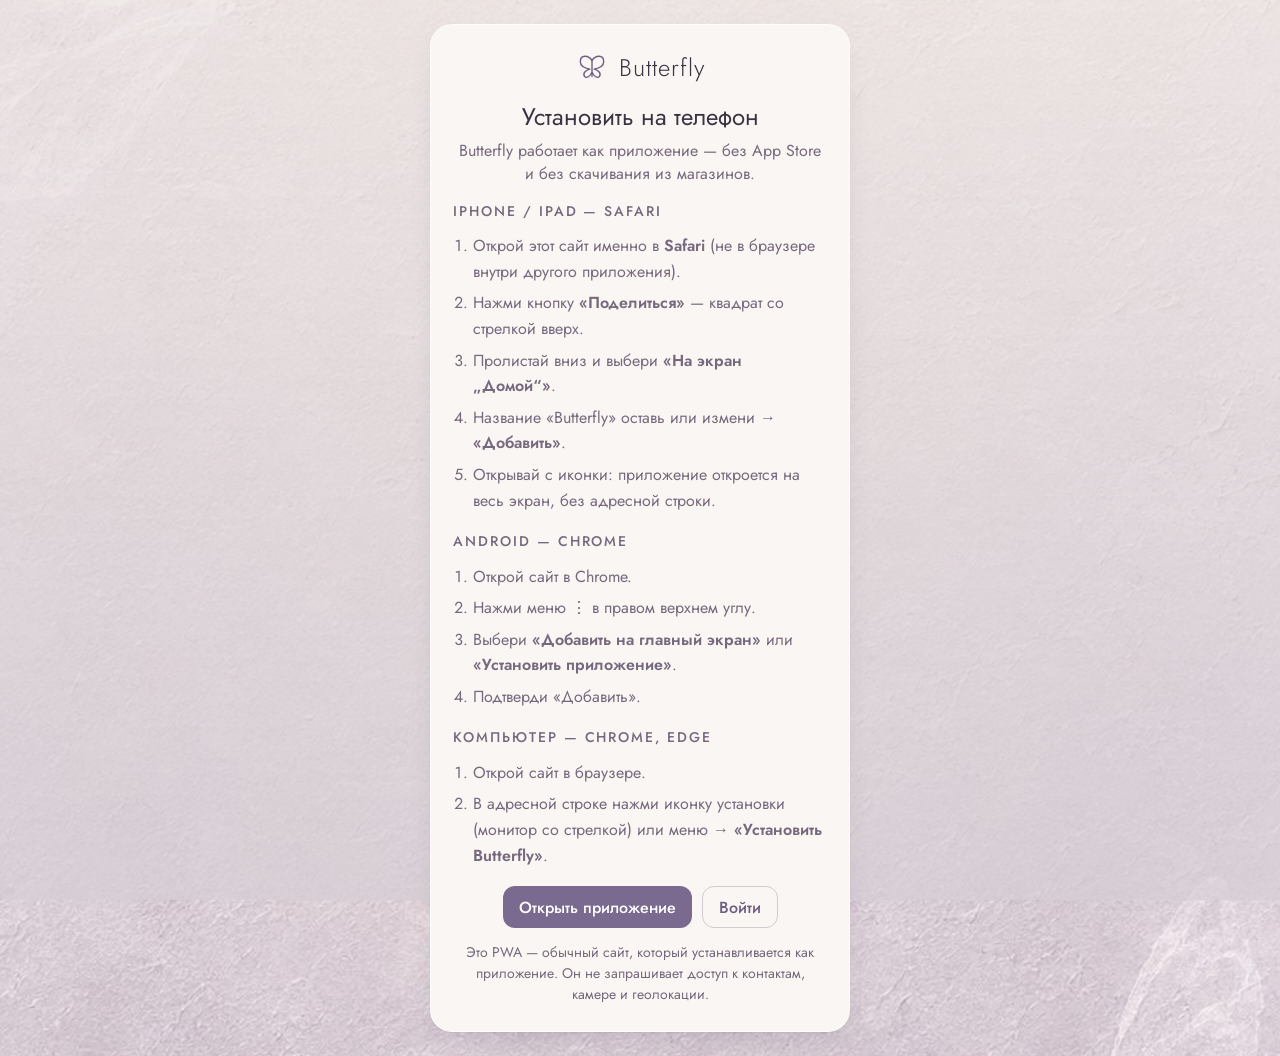
<file: public/install.html>
<!doctype html>
<html lang="ru">
<head>
<meta charset="utf-8">
<meta name="viewport" content="width=device-width, initial-scale=1, viewport-fit=cover">
<title>Установка — Butterfly</title>
<meta name="theme-color" content="#e6dfe3">
<link rel="manifest" href="manifest.webmanifest">
<link rel="icon" href="icons/favicon-32.png" sizes="32x32" type="image/png">
<link rel="apple-touch-icon" href="icons/apple-touch-icon-180.png">
<meta name="apple-mobile-web-app-capable" content="yes">
<meta name="apple-mobile-web-app-status-bar-style" content="default">
<meta name="apple-mobile-web-app-title" content="Butterfly">
<link rel="stylesheet" href="style.css">
<link rel="stylesheet" href="pilot.css">
<script src="config.js"></script>
</head>
<body class="auth-page">
<main class="auth-card" id="main">
  <div class="auth-brand">
    <svg class="brand-mark" viewBox="0 0 32 32" aria-hidden="true"><path d="M16 9c-3-5-11-6-11 1 0 4 4 6 9 7-4 1-7 4-5 7 2 2 5 0 7-4 2 4 5 6 7 4 2-3-1-6-5-7 5-1 9-3 9-7 0-7-8-6-11-1z"/><path d="M16 9v15"/></svg>
    <span class="brand-name">Butterfly</span>
  </div>
  <h1 class="auth-title">Установить на телефон</h1>
  <p class="auth-sub">Butterfly работает как приложение — без App Store и без скачивания из магазинов.</p>

  <h2 class="label">iPhone / iPad — Safari</h2>
  <ol class="install-list">
    <li>Открой этот сайт именно в <b>Safari</b> (не в браузере внутри другого приложения).</li>
    <li>Нажми кнопку <b>«Поделиться»</b> — квадрат со стрелкой вверх.</li>
    <li>Пролистай вниз и выбери <b>«На экран „Домой“»</b>.</li>
    <li>Название «Butterfly» оставь или измени → <b>«Добавить»</b>.</li>
    <li>Открывай с иконки: приложение откроется на весь экран, без адресной строки.</li>
  </ol>

  <h2 class="label" style="margin-top:18px">Android — Chrome</h2>
  <ol class="install-list">
    <li>Открой сайт в Chrome.</li>
    <li>Нажми меню ⋮ в правом верхнем углу.</li>
    <li>Выбери <b>«Добавить на главный экран»</b> или <b>«Установить приложение»</b>.</li>
    <li>Подтверди «Добавить».</li>
  </ol>

  <h2 class="label" style="margin-top:18px">Компьютер — Chrome, Edge</h2>
  <ol class="install-list">
    <li>Открой сайт в браузере.</li>
    <li>В адресной строке нажми иконку установки (монитор со стрелкой) или меню → <b>«Установить Butterfly»</b>.</li>
  </ol>

  <div class="install-actions">
    <a class="btn" href="/">Открыть приложение</a>
    <a class="btn ghost" href="/login.html">Войти</a>
  </div>

  <p class="auth-hint">Это PWA — обычный сайт, который устанавливается как приложение. Он не запрашивает доступ к контактам, камере и геолокации.</p>
</main>
</body>
</html>
</file>
<file: public/style.css>
:root{
  --text-xs:clamp(0.75rem,0.7rem + 0.25vw,0.875rem);
  --text-sm:clamp(0.875rem,0.8rem + 0.35vw,1rem);
  --text-base:clamp(1rem,0.95rem + 0.25vw,1.125rem);
  --text-lg:clamp(1.125rem,1rem + 0.75vw,1.5rem);
  --text-xl:clamp(1.6rem,1.2rem + 1.5vw,2.5rem);

  --frame:#d6ced5;
  --bg:#e6dfe3;
  --cream:#f8f4f1;
  --card:rgba(250,246,243,.86);
  --card-solid:#faf6f3;
  --line:rgba(110,90,120,.16);
  --line-2:rgba(110,90,120,.28);
  --ink:#3b3242;
  --muted:#76697d;
  --faint:#a698a9;
  --violet:#8a7a9c;
  --violet-d:#6d5d82;
  --violet-soft:#e9e2ee;
  --rose:#b88894;
  --rose-soft:#f1e3e5;
  --exam:#6d5d82;
  --shadow:0 1px 2px rgba(70,50,80,.06),0 14px 34px -18px rgba(70,50,80,.28);
  --r:16px;
  --font:'Jost','Helvetica Neue',Arial,sans-serif;
}
*{box-sizing:border-box;margin:0;padding:0}
html,body{min-height:100%}
body{font-family:var(--font);font-size:var(--text-base);color:var(--ink);background:var(--frame) url("assets/paper.jpg") center/cover fixed;-webkit-font-smoothing:antialiased;line-height:1.45}
body::before{content:"";position:fixed;inset:0;background:linear-gradient(180deg,rgba(230,223,227,.55),rgba(214,206,213,.7));pointer-events:none;z-index:-1}
button,input,select,textarea{font:inherit;color:inherit}
button{cursor:pointer;background:none;border:0}
svg{width:20px;height:20px;fill:none;stroke:currentColor;stroke-width:1.6;stroke-linecap:round;stroke-linejoin:round;flex:none}
:focus-visible{outline:2px solid var(--violet-d);outline-offset:2px;border-radius:8px}
[hidden]{display:none !important}

.app{display:grid;grid-template-columns:236px 1fr;min-height:100vh}

/* ---------- side ---------- */
.side{position:sticky;top:0;height:100vh;display:flex;flex-direction:column;gap:26px;padding:28px 16px;background:rgba(248,244,241,.6);backdrop-filter:blur(14px);-webkit-backdrop-filter:blur(14px);border-right:1px solid var(--line)}
.brand{display:flex;align-items:center;gap:10px;padding:0 10px}
.brand-mark{width:28px;height:28px;color:var(--violet-d);stroke-width:1.3}
.brand-name{font-size:1.4rem;font-weight:300;letter-spacing:.04em}
.nav{display:flex;flex-direction:column;gap:2px}
.nav-btn{display:flex;align-items:center;gap:12px;padding:10px 12px;border-radius:11px;font-size:var(--text-sm);font-weight:400;color:var(--muted);transition:background .2s,color .2s;position:relative}
.nav-btn:hover{background:rgba(138,122,156,.1);color:var(--ink)}
.nav-btn.active{background:var(--violet);color:#fff;box-shadow:0 8px 18px -10px rgba(109,93,130,.8)}
.badge{margin-left:auto;font-style:normal;font-size:var(--text-xs);min-width:22px;height:22px;padding:0 6px;border-radius:11px;background:var(--rose);color:#fff;display:grid;place-items:center;font-weight:500}
.nav-btn.active .badge{background:rgba(255,255,255,.28)}
.mini-timer{display:flex;align-items:center;gap:10px;padding:12px;border-radius:12px;background:var(--violet-soft);font-variant-numeric:tabular-nums;font-weight:500;font-size:var(--text-sm)}
.mini-dot{width:8px;height:8px;border-radius:50%;background:var(--violet-d);animation:pulse 1.6s infinite}
.mini-timer.rest .mini-dot{background:var(--rose)}
.mini-label{margin-left:auto;color:var(--muted);font-size:var(--text-xs);white-space:nowrap;overflow:hidden;text-overflow:ellipsis;max-width:90px}
@keyframes pulse{50%{opacity:.3}}
.side-foot{margin-top:auto;display:flex;flex-direction:column;gap:2px}
.save-state{font-size:var(--text-xs);color:var(--faint);padding:0 12px 6px}
.save-state.warn{color:var(--rose)}
.ghost-btn{display:flex;align-items:center;gap:10px;padding:8px 12px;border-radius:8px;font-size:var(--text-xs);color:var(--muted);cursor:pointer}
.ghost-btn svg{width:17px;height:17px}
.ghost-btn:hover{background:rgba(138,122,156,.1);color:var(--ink)}
.user-text{display:flex;flex-direction:column;line-height:1.15;min-width:0;text-align:left}
.user-text b{font-weight:500;color:var(--ink);overflow:hidden;text-overflow:ellipsis;white-space:nowrap}
.user-text small{font-size:.62rem;color:var(--faint);overflow:hidden;text-overflow:ellipsis;white-space:nowrap}
#logoutTop{color:var(--rose)}

/* ---------- main ---------- */
.main{padding:28px clamp(16px,3.4vw,48px) 60px;max-width:1320px;width:100%;min-width:0}
.view{display:none}
.view.active{display:block;animation:in .35s ease}
@keyframes in{from{opacity:0;transform:translateY(6px)}}

.hero{position:relative;border-radius:20px;overflow:hidden;min-height:220px;display:flex;align-items:flex-end;justify-content:space-between;gap:16px;padding:28px 32px;box-shadow:var(--shadow);margin-bottom:18px;flex-wrap:wrap}
.hero-img,.band-img{position:absolute;inset:0;width:100%;height:100%;object-fit:cover;z-index:0}
.hero-inner,.band-inner,.hero-nav{position:relative;z-index:1}
.hero-eyebrow{font-size:var(--text-xs);letter-spacing:.2em;text-transform:uppercase;color:rgba(255,255,255,.92);font-weight:500;text-shadow:0 1px 8px rgba(70,40,70,.35)}
.hero-title{font-weight:300;font-size:clamp(2.4rem,1.6rem + 3vw,4rem);line-height:1.05;color:#fff;letter-spacing:.01em;text-shadow:0 2px 18px rgba(70,40,70,.35)}
.hero-sub{color:rgba(255,255,255,.95);font-size:var(--text-sm);margin-top:6px;text-shadow:0 1px 8px rgba(70,40,70,.4)}
.hero-nav{display:flex;gap:6px}
.glass-btn{height:40px;padding:0 16px;border-radius:12px;background:rgba(255,255,255,.32);backdrop-filter:blur(8px);-webkit-backdrop-filter:blur(8px);border:1px solid rgba(255,255,255,.5);color:var(--ink);font-size:var(--text-sm);font-weight:500;display:grid;place-items:center;transition:background .2s}
.glass-btn.icon{width:40px;padding:0}
.glass-btn:hover{background:rgba(255,255,255,.55)}
.band{position:relative;border-radius:20px;overflow:hidden;min-height:150px;display:flex;align-items:flex-end;justify-content:space-between;gap:16px;padding:24px 32px;box-shadow:var(--shadow);margin-bottom:20px;flex-wrap:wrap}
.band .eyebrow{color:var(--muted)}
.band .title{color:var(--ink)}

.view-head{display:flex;align-items:flex-end;justify-content:space-between;gap:16px;margin-bottom:20px;flex-wrap:wrap}
.eyebrow{font-size:var(--text-xs);font-weight:500;text-transform:uppercase;letter-spacing:.18em;color:var(--muted)}
.title{font-weight:300;font-size:var(--text-xl);letter-spacing:.01em;line-height:1.1}
.h2{font-weight:400;font-size:var(--text-lg);letter-spacing:.01em}
.label{font-size:var(--text-xs);font-weight:500;text-transform:uppercase;letter-spacing:.14em;color:var(--muted);margin-bottom:12px}
.muted-sm{font-size:var(--text-xs);color:var(--faint)}
.head-actions{display:flex;gap:6px;align-items:center}
.icon-btn{width:40px;height:40px;display:grid;place-items:center;border-radius:12px;border:1px solid var(--line-2);background:var(--card);color:var(--muted);transition:.2s}
.icon-btn:hover{color:var(--ink);background:var(--card-solid)}
.icon-btn.lg{width:52px;height:52px;border-radius:50%}
.pill-btn{height:40px;padding:0 16px;border-radius:12px;border:1px solid var(--line-2);background:var(--card);font-size:var(--text-sm)}
.pill-btn:hover{background:var(--card-solid)}
.pill-btn[aria-expanded=true]{background:var(--violet);color:#fff;border-color:transparent}
.btn{height:42px;min-width:42px;padding:0 16px;border-radius:12px;background:var(--violet);color:#fff;font-size:var(--text-sm);font-weight:500;display:inline-flex;align-items:center;justify-content:center;gap:6px;white-space:nowrap;transition:background .2s}
.btn:hover{background:var(--violet-d)}
.btn svg{width:18px;height:18px}
.btn.wide{width:100%}
.btn.ghost{background:transparent;color:var(--violet-d);border:1px solid var(--line-2)}
.btn.ghost:hover{background:var(--violet-soft)}
.link{color:var(--violet-d);font-size:var(--text-sm);font-weight:500}
.link:hover{text-decoration:underline}
.link.light{color:#fff;margin-top:14px}

.card{background:var(--card);backdrop-filter:blur(10px);-webkit-backdrop-filter:blur(10px);border:1px solid rgba(255,255,255,.6);border-radius:var(--r);padding:20px;box-shadow:var(--shadow);min-width:0}
.card-head{display:flex;align-items:center;justify-content:space-between;gap:10px;margin-bottom:14px}
.card-head .label{margin:0}
.card.violet{background:linear-gradient(150deg,#8f7fa2,#76668b);color:#fff;border-color:transparent}
.card.violet .label{color:rgba(255,255,255,.8)}

/* ---------- debug ---------- */
.debug-simple{max-width:760px}
.debug-textarea{width:100%;min-height:220px}
.debug-actions{display:flex;gap:8px;flex-wrap:wrap;margin-top:12px}
.debug-policy{margin-top:16px}
.debug-rules{margin:8px 0 0;padding-left:18px;color:var(--muted);font-size:var(--text-sm);line-height:1.6}

.in{height:42px;padding:0 12px;border-radius:11px;border:1px solid var(--line-2);background:rgba(255,255,255,.65);font-size:var(--text-sm);min-width:0;transition:border-color .2s,box-shadow .2s}
.in:focus{outline:none;border-color:var(--violet);box-shadow:0 0 0 3px rgba(138,122,156,.18)}
.in::placeholder{color:var(--faint)}
select.in{padding-right:30px;appearance:none;background-image:url("data:image/svg+xml,%3Csvg xmlns='http://www.w3.org/2000/svg' viewBox='0 0 24 24' fill='none' stroke='%2376697d' stroke-width='1.8'%3E%3Cpath d='M7 10l5 5 5-5'/%3E%3C/svg%3E");background-repeat:no-repeat;background-position:right 8px center;background-size:16px}
.area{height:auto;padding:10px 12px;resize:vertical;line-height:1.5}
.grow{flex:1 1 140px}
.num{width:80px;text-align:center}
.fld{display:flex;flex-direction:column;gap:6px;font-size:var(--text-xs);color:var(--muted)}
.fld>span{letter-spacing:.04em}
.fld-row{display:grid;grid-template-columns:1fr 1fr;gap:10px}
.check-fld{flex-direction:row;align-items:center;gap:10px;font-size:var(--text-sm);color:var(--ink)}
.switch{appearance:none;width:42px;height:24px;border-radius:999px;background:var(--line-2);position:relative;cursor:pointer;transition:.2s;flex:none}
.switch::after{content:"";position:absolute;top:3px;left:3px;width:18px;height:18px;border-radius:50%;background:#fff;transition:.2s;box-shadow:0 1px 2px rgba(0,0,0,.2)}
.switch:checked{background:var(--violet)}
.switch:checked::after{left:21px}

/* ---------- exam strip ---------- */
.exam-strip{display:flex;gap:12px;overflow-x:auto;padding:2px 2px 6px;margin-bottom:18px;scrollbar-width:thin}
.exam-strip:empty{display:none}
.ex-chip{flex:0 0 auto;min-width:220px;display:flex;align-items:center;gap:14px;padding:12px 16px;border-radius:14px;background:var(--exam);color:#fff;box-shadow:0 10px 22px -14px rgba(70,50,90,.9);text-align:left}
.ex-chip.imp{background:linear-gradient(135deg,#b4808e,#8a6292)}
.ex-chip.soft{background:rgba(255,255,255,.7);color:var(--ink);border:1px solid var(--line-2);box-shadow:none}
.ex-days{font-size:1.6rem;font-weight:300;line-height:1;text-align:center;min-width:42px}
.ex-days small{display:block;font-size:var(--text-xs);opacity:.8;letter-spacing:.06em}
.ex-chip b{display:block;font-weight:500;font-size:var(--text-sm)}
.ex-chip span{font-size:var(--text-xs);opacity:.85}

/* ---------- today ---------- */
.today-grid{display:grid;grid-template-columns:minmax(0,1.25fr) minmax(0,1fr) 280px;gap:18px;align-items:start}
.sched-form{display:flex;flex-wrap:wrap;gap:8px;margin-bottom:14px}
.sched-form input[type=time]{width:112px;flex:0 0 112px}
.sched-form select{flex:0 1 150px}
.timeline{list-style:none;position:relative}
.tl{display:grid;grid-template-columns:62px 14px 1fr auto;gap:10px;align-items:start;padding:8px 0;position:relative}
.tl::before{content:"";position:absolute;left:78px;top:0;bottom:0;width:1px;background:var(--line-2)}
.tl:first-child::before{top:18px}.tl:last-child::before{bottom:calc(100% - 18px)}
.tl:only-child::before{display:none}
.tl-time{font-variant-numeric:tabular-nums;font-size:var(--text-sm);font-weight:500;padding-top:6px}
.tl-time small{display:block;color:var(--faint);font-weight:400;font-size:var(--text-xs)}
.tl-dot{width:11px;height:11px;border-radius:50%;background:var(--card-solid);border:2px solid var(--c,var(--violet));margin-top:11px;position:relative;z-index:1}
.tl.now .tl-dot{background:var(--c,var(--violet));box-shadow:0 0 0 4px rgba(138,122,156,.2)}
.tl-body{padding:8px 12px;border-radius:12px;background:color-mix(in srgb,var(--c,var(--violet)) 11%,rgba(255,255,255,.6));border-left:3px solid var(--c,var(--violet));min-width:0}
.tl-body b{font-weight:500;display:block;overflow-wrap:anywhere}
.tl-body span{font-size:var(--text-xs);color:var(--muted)}
.tl.exam .tl-body{background:var(--exam);color:#fff;border-left-color:#fff}
.tl.exam .tl-body span{color:rgba(255,255,255,.85)}
.tl.gym .tl-body{background:var(--rose-soft);border-left-color:var(--rose)}
.tl-del{width:32px;height:32px;border-radius:8px;display:grid;place-items:center;color:var(--faint);margin-top:4px;opacity:.6}
.tl-del:hover{color:var(--rose);background:var(--rose-soft);opacity:1}
.tl-del svg{width:16px;height:16px}

.empty{text-align:center;padding:26px 10px;color:var(--muted);font-size:var(--text-sm)}
.empty b{display:block;font-weight:500;color:var(--ink);font-size:var(--text-base);margin-bottom:2px}

/* stacks */
.stacks{display:flex;flex-direction:column;gap:28px}
.stack{position:relative}
.stack::before,.stack::after{content:"";position:absolute;left:14px;right:14px;border-radius:var(--r);background:rgba(250,246,243,.55);border:1px solid rgba(255,255,255,.6);box-shadow:var(--shadow)}
.stack::before{bottom:-12px;left:22px;right:22px;height:40px;opacity:.55}
.stack::after{bottom:-6px;height:40px;opacity:.85}
.stack-card{position:relative;z-index:1;background:var(--card-solid);border-radius:var(--r);padding:20px;box-shadow:var(--shadow);border:1px solid rgba(255,255,255,.7)}
#plansStack .stack-card{background:linear-gradient(180deg,#faf6f3,#f4eef3)}
#todosStack .stack-card{background:linear-gradient(180deg,#faf6f3,#f5ecec)}
.line-form{display:flex;gap:8px;margin-bottom:10px}
.checklist{list-style:none}
.ck{display:flex;align-items:center;gap:12px;padding:9px 2px;border-bottom:1px dashed var(--line-2)}
.ck:last-child{border-bottom:0}
.ck-box{width:22px;height:22px;border-radius:7px;border:1.5px solid var(--faint);display:grid;place-items:center;flex:none;transition:.15s}
.ck-box svg{width:14px;height:14px;stroke-width:2.6;opacity:0;color:#fff}
.ck.done .ck-box{background:var(--violet);border-color:var(--violet)}
.ck.done .ck-box svg{opacity:1}
.ck-text{flex:1;min-width:0;overflow-wrap:anywhere;font-size:var(--text-sm)}
.ck.done .ck-text{text-decoration:line-through;color:var(--faint)}
.ck-tag{font-size:var(--text-xs);color:var(--faint);white-space:nowrap}
.ck-del{opacity:0;width:28px;height:28px;border-radius:8px;display:grid;place-items:center;color:var(--faint);transition:opacity .15s}
.ck:hover .ck-del,.ck:focus-within .ck-del{opacity:1}
.ck-del:hover{color:var(--rose)}
.ck-del svg{width:15px;height:15px}
.stack-empty{font-size:var(--text-sm);color:var(--faint);padding:10px 2px}

.today-side{display:flex;flex-direction:column;gap:18px}
.big-num{display:flex;align-items:baseline;gap:6px;font-weight:300;font-size:2.6rem;line-height:1;font-variant-numeric:tabular-nums}
.big-num small{font-size:var(--text-sm);opacity:.75}
.mini-bars{display:flex;flex-direction:column;gap:8px;margin-top:14px}
.mb{display:grid;grid-template-columns:1fr auto;gap:2px 8px;font-size:var(--text-xs)}
.mb i{grid-column:1/-1;height:5px;border-radius:3px;background:rgba(255,255,255,.22);overflow:hidden}
.mb i::after{content:"";display:block;height:100%;width:var(--w);background:#fff;border-radius:3px}
.gym-item{display:flex;gap:12px;align-items:center;padding:8px 0}
.gym-ico{width:40px;height:40px;border-radius:12px;background:var(--rose-soft);color:var(--rose);display:grid;place-items:center;flex:none}
.gym-item b{font-weight:500;display:block}
.gym-item span{font-size:var(--text-xs);color:var(--muted)}
.gym-item .ck-box{margin-left:auto;cursor:pointer}
.gym-item.done .ck-box{background:var(--rose);border-color:var(--rose)}
.gym-item.done .ck-box svg{opacity:1}

/* ---------- exams ---------- */
.exams-grid{display:grid;grid-template-columns:340px minmax(0,1fr);gap:20px;align-items:start}
.exam-form{display:flex;flex-direction:column;gap:12px;position:sticky;top:20px}
.exam-col{display:flex;flex-direction:column;gap:14px}
.seg{display:inline-flex;gap:3px;padding:4px;background:rgba(255,255,255,.5);border:1px solid var(--line);border-radius:13px;align-self:flex-start}
.seg-btn{padding:7px 14px;border-radius:10px;font-size:var(--text-sm);color:var(--muted)}
.seg-btn.active{background:var(--violet);color:#fff}
.seg.small .seg-btn{padding:4px 10px;font-size:var(--text-xs)}
.exam-list{display:flex;flex-direction:column;gap:14px}
.exam{display:grid;grid-template-columns:96px 1fr;border-radius:var(--r);overflow:hidden;background:var(--card-solid);box-shadow:var(--shadow);border:1px solid rgba(255,255,255,.7)}
.exam-date{background:var(--exam);color:#fff;display:flex;flex-direction:column;align-items:center;justify-content:center;padding:14px 8px;text-align:center;gap:2px}
.exam.imp .exam-date{background:linear-gradient(160deg,#b4808e,#7e5f92)}
.exam.past .exam-date{background:#b7aebb}
.exam-date b{font-size:2.2rem;font-weight:300;line-height:1}
.exam-date span{font-size:var(--text-xs);letter-spacing:.08em;text-transform:uppercase;opacity:.9}
.exam-date em{font-style:normal;margin-top:6px;font-size:var(--text-xs);background:rgba(255,255,255,.22);padding:2px 8px;border-radius:999px}
.exam-body{padding:16px 18px;display:flex;flex-direction:column;gap:10px;min-width:0}
.exam-top{display:flex;justify-content:space-between;gap:10px;align-items:flex-start}
.exam-top h3{font-weight:500;font-size:var(--text-base)}
.exam-top p{font-size:var(--text-sm);color:var(--muted);overflow-wrap:anywhere}
.subj-tag{display:inline-flex;align-items:center;gap:6px;font-size:var(--text-xs);font-weight:500;color:var(--c);background:color-mix(in srgb,var(--c) 13%,transparent);padding:2px 9px;border-radius:999px;margin-bottom:4px}
.exam-acts{display:flex;gap:2px;flex:none}
.ex-act{width:34px;height:34px;border-radius:9px;display:grid;place-items:center;color:var(--faint)}
.ex-act:hover{background:var(--violet-soft);color:var(--ink)}
.ex-act.on{color:#c58a3c}
.ex-act.on svg{fill:#e2b46d;stroke:#c58a3c}
.ex-act svg{width:17px;height:17px}
.prog{height:6px;border-radius:3px;background:var(--violet-soft);overflow:hidden}
.prog i{display:block;height:100%;background:var(--violet);border-radius:3px;transition:width .3s}
.prog-lbl{display:flex;justify-content:space-between;font-size:var(--text-xs);color:var(--muted)}
.prep{list-style:none;display:flex;flex-direction:column}
.prep .ck{padding:6px 0}
.prep-add{display:flex;gap:6px}
.prep-add .in{height:36px}
.prep-add .btn{height:36px;min-width:36px;padding:0 10px}
.grade{display:flex;align-items:center;gap:8px;font-size:var(--text-sm);color:var(--muted)}
.grade .in{width:90px;height:36px}

/* ---------- calendar ---------- */
.legend{display:flex;gap:18px;flex-wrap:wrap;font-size:var(--text-xs);color:var(--muted);margin:-6px 0 14px}
.legend span{display:flex;align-items:center;gap:6px}
.legend i{width:12px;height:12px;border-radius:4px}
.lg-exam{background:var(--exam)}.lg-gym{background:var(--rose)}.lg-sched{background:#9fb3c8}.lg-plan{background:var(--faint)}
.cal-layout{display:grid;grid-template-columns:minmax(0,1fr) 320px;gap:18px;align-items:start}
.cal-card{padding:14px}
.cal-week{display:grid;grid-template-columns:repeat(7,1fr);padding:4px 0 10px}
.cal-week span{text-align:center;font-size:var(--text-xs);color:var(--muted);text-transform:uppercase;letter-spacing:.12em}
.cal-grid{display:grid;grid-template-columns:repeat(7,1fr);gap:4px}
.cell{min-height:104px;border-radius:12px;padding:6px;text-align:left;display:flex;flex-direction:column;gap:3px;border:1px solid transparent;min-width:0;transition:background .15s}
.cell:hover{background:rgba(255,255,255,.55)}
.cell.out{opacity:.4}
.cell.sel{background:rgba(255,255,255,.75);border-color:var(--violet)}
.cell.has-exam{background:color-mix(in srgb,var(--exam) 9%,transparent)}
.cell-num{font-size:var(--text-sm);width:28px;height:28px;display:grid;place-items:center;border-radius:50%;font-variant-numeric:tabular-nums}
.cell.today .cell-num{background:var(--violet);color:#fff}
.ev{font-size:.72rem;line-height:1.35;white-space:nowrap;overflow:hidden;text-overflow:ellipsis;padding:1px 6px;border-radius:5px}
.ev.exam{background:var(--exam);color:#fff;font-weight:500}
.ev.exam.imp{background:linear-gradient(90deg,#b4808e,#8a6292)}
.ev.gym{background:var(--rose-soft);color:#94606d}
.ev.sched{background:rgba(159,179,200,.25);color:#4d6178}
.ev-more{font-size:.72rem;color:var(--muted);padding-left:6px}
.cell-dots{display:none;gap:3px;justify-content:center;flex-wrap:wrap}
.cell-dots i{width:6px;height:6px;border-radius:50%}
.cal-day{display:flex;flex-direction:column;gap:12px}
.cal-sel{display:flex;flex-direction:column;gap:6px}
.cs-group{font-size:var(--text-xs);text-transform:uppercase;letter-spacing:.12em;color:var(--faint);margin-top:8px}
.cs-item{display:flex;gap:10px;align-items:baseline;font-size:var(--text-sm);padding:8px 10px;border-radius:10px;background:rgba(255,255,255,.55)}
.cs-item b{font-weight:500;font-variant-numeric:tabular-nums;min-width:42px}
.cs-item span{overflow-wrap:anywhere;min-width:0}
.cs-item.exam{background:var(--exam);color:#fff}
.cs-item.gym{background:var(--rose-soft)}
.cs-item.done span{text-decoration:line-through;opacity:.6}

/* ---------- gym ---------- */
.gym-stats{display:grid;grid-template-columns:repeat(3,1fr);gap:14px;margin-bottom:16px}
.stat .big-num{font-size:2.2rem}
.week{display:grid;grid-template-columns:repeat(7,minmax(0,1fr));gap:10px;margin-bottom:16px}
.wd{background:var(--card);backdrop-filter:blur(10px);border:1px solid rgba(255,255,255,.6);border-radius:var(--r);padding:12px 10px;min-height:190px;display:flex;flex-direction:column;gap:8px;box-shadow:var(--shadow);min-width:0}
.wd.today{border-color:var(--rose);box-shadow:0 0 0 2px rgba(184,136,148,.25),var(--shadow)}
.wd-head{display:flex;justify-content:space-between;align-items:baseline}
.wd-head span{font-size:var(--text-xs);text-transform:uppercase;letter-spacing:.12em;color:var(--muted)}
.wd-head b{font-weight:300;font-size:1.4rem}
.wo{border-radius:11px;background:var(--rose-soft);padding:8px 9px;font-size:var(--text-xs);display:flex;flex-direction:column;gap:2px;position:relative;cursor:pointer;border:1px solid transparent;text-align:left;width:100%}
.wo:hover{border-color:var(--rose)}
.wo b{font-weight:500;font-size:var(--text-sm);color:#7a4c5a}
.wo span{color:var(--muted);overflow-wrap:anywhere}
.wo.done{background:var(--rose);}
.wo.done b,.wo.done span{color:#fff}
.wo .wo-del{position:absolute;top:4px;right:4px;width:22px;height:22px;display:grid;place-items:center;border-radius:6px;opacity:0;color:inherit}
.wo:hover .wo-del,.wo:focus-within .wo-del{opacity:.75}
.wo-del svg{width:13px;height:13px}
.wd-empty{font-size:var(--text-xs);color:var(--faint);margin-top:auto;text-align:center;padding-bottom:6px}
.gym-form{display:flex;flex-wrap:wrap;gap:8px;align-items:center}
.gym-form select,.gym-form input[type=date],.gym-form input[type=time]{flex:0 1 150px}

/* ---------- study ---------- */
.study-grid{display:grid;grid-template-columns:minmax(0,1fr) 360px;gap:18px;align-items:start}
.timer-card{display:flex;flex-direction:column;align-items:center;gap:22px;padding:26px 20px 30px;background:linear-gradient(180deg,rgba(250,246,243,.9),rgba(238,230,238,.9))}
.timer-card .seg{align-self:center}
.subj-pick{display:flex;flex-wrap:wrap;gap:8px;justify-content:center;max-width:560px}
.sp{padding:7px 14px;border-radius:999px;font-size:var(--text-sm);border:1px solid color-mix(in srgb,var(--c) 40%,transparent);color:var(--ink);background:rgba(255,255,255,.6);display:flex;align-items:center;gap:7px;transition:.15s}
.sp::before{content:"";width:8px;height:8px;border-radius:50%;background:var(--c)}
.sp.active{background:var(--c);color:#fff;border-color:var(--c)}
.sp.active::before{background:#fff}
.dial{position:relative;width:min(290px,76vw);aspect-ratio:1}
.dial svg{width:100%;height:100%;transform:rotate(-90deg)}
.dial-track{stroke:rgba(138,122,156,.15);stroke-width:8}
.dial-bar{stroke:var(--c,var(--violet));stroke-width:8;stroke-dasharray:829.4;stroke-dashoffset:0;transition:stroke-dashoffset 1s linear,stroke .3s}
.timer-card.rest .dial-bar{stroke:var(--rose)}
.dial-center{position:absolute;inset:0;display:flex;flex-direction:column;align-items:center;justify-content:center;gap:6px}
.dial-time{font-weight:300;font-size:clamp(3.2rem,2rem + 4vw,4.6rem);font-variant-numeric:tabular-nums;line-height:1;letter-spacing:.02em}
.dial-sub{font-size:var(--text-sm);color:var(--muted);text-align:center;max-width:200px}
.controls{display:flex;align-items:center;gap:18px}
.start-btn{height:58px;min-width:150px;padding:0 28px;border-radius:999px;background:var(--violet);color:#fff;font-size:var(--text-base);font-weight:500;letter-spacing:.04em;box-shadow:0 12px 24px -12px rgba(109,93,130,.9);transition:transform .12s,background .2s}
.start-btn:hover{background:var(--violet-d)}
.start-btn:active{transform:scale(.97)}
.timer-card.rest .start-btn{background:var(--rose)}
.cycle{display:flex;gap:8px}
.cycle i{width:10px;height:10px;border-radius:50%;background:rgba(138,122,156,.18)}
.cycle i.on{background:var(--violet)}
.study-side{display:flex;flex-direction:column;gap:18px}
.set-row{display:flex;align-items:center;justify-content:space-between;gap:12px;padding:5px 0;font-size:var(--text-sm)}
.set-row .num{height:36px}
.subj-stats{display:flex;flex-direction:column;gap:12px}
.ss{display:grid;grid-template-columns:1fr auto;gap:5px 10px;font-size:var(--text-sm)}
.ss span:first-child{display:flex;align-items:center;gap:8px;min-width:0}
.ss span:first-child::before{content:"";width:8px;height:8px;border-radius:50%;background:var(--c);flex:none}
.ss span:last-child{color:var(--muted);font-variant-numeric:tabular-nums}
.ss i{grid-column:1/-1;height:7px;border-radius:4px;background:rgba(138,122,156,.12);overflow:hidden}
.ss i::after{content:"";display:block;height:100%;width:var(--w);background:var(--c);border-radius:4px;transition:width .4s}
.ss-total{display:flex;justify-content:space-between;border-top:1px solid var(--line);padding-top:10px;font-size:var(--text-sm);font-weight:500}
.manual-row{display:flex;gap:8px}
.subj-list{list-style:none;display:flex;flex-direction:column;margin-bottom:10px}
.subj-list li{display:flex;align-items:center;gap:10px;padding:6px 0;font-size:var(--text-sm)}
.subj-list input[type=color]{width:26px;height:26px;border:0;border-radius:50%;padding:0;background:none;cursor:pointer;flex:none}
.subj-list input[type=color]::-webkit-color-swatch-wrapper{padding:0}
.subj-list input[type=color]::-webkit-color-swatch{border:none;border-radius:50%}
.subj-list span{flex:1}

/* ---------- summary ---------- */
.sum-kpis{display:grid;grid-template-columns:repeat(5,minmax(0,1fr));gap:12px;margin-bottom:18px}
.kpi{background:var(--card);backdrop-filter:blur(10px);border:1px solid rgba(255,255,255,.6);border-radius:var(--r);padding:16px;box-shadow:var(--shadow);min-width:0}
.kpi p{font-size:var(--text-xs);color:var(--muted);text-transform:uppercase;letter-spacing:.1em}
.kpi b{display:block;font-weight:300;font-size:2rem;line-height:1.2;font-variant-numeric:tabular-nums}
.kpi span{font-size:var(--text-xs);color:var(--faint)}
.kpi.violet{background:linear-gradient(150deg,#8f7fa2,#76668b);color:#fff;border-color:transparent}
.kpi.violet p,.kpi.violet span{color:rgba(255,255,255,.82)}
.sum-grid{display:grid;grid-template-columns:repeat(3,minmax(0,1fr));gap:18px;align-items:start}
.sum-sec{font-size:var(--text-xs);text-transform:uppercase;letter-spacing:.12em;color:var(--faint);margin:12px 0 4px}
.sum-sec:first-child{margin-top:0}
.sum-li{display:flex;gap:8px;font-size:var(--text-sm);padding:4px 0;align-items:flex-start}
.sum-li svg{width:16px;height:16px;margin-top:3px;color:var(--violet)}
.sum-li.no{color:var(--faint)}
.sum-li.no svg{color:var(--faint)}
.reflect{display:flex;flex-direction:column;gap:12px}
.reflect .label{margin-bottom:0}
.moods{display:flex;gap:6px;flex-wrap:wrap}
.mood{flex:1;min-width:52px;padding:8px 4px;border-radius:12px;border:1px solid var(--line-2);background:rgba(255,255,255,.55);font-size:var(--text-xs);color:var(--muted);display:flex;flex-direction:column;align-items:center;gap:4px}
.mood i{width:20px;height:20px;border-radius:50%;background:var(--mc)}
.mood.active{border-color:var(--violet-d);background:#fff;color:var(--ink);box-shadow:0 0 0 2px rgba(109,93,130,.2)}

.toast{position:fixed;left:50%;bottom:28px;transform:translate(-50%,20px);background:var(--violet-d);color:#fff;padding:11px 20px;border-radius:12px;font-size:var(--text-sm);opacity:0;pointer-events:none;transition:.25s;z-index:60;max-width:90vw;text-align:center;box-shadow:var(--shadow)}
.toast.show{opacity:1;transform:translate(-50%,0)}
.tabbar{display:none}

/* ---------- responsive ---------- */
@media (max-width:1240px){
  .today-grid{grid-template-columns:minmax(0,1fr) minmax(0,1fr)}
  .today-side{grid-column:1/-1;display:grid;grid-template-columns:1fr 1fr}
  .sum-grid{grid-template-columns:1fr 1fr}
  .reflect{grid-column:1/-1}
}
@media (max-width:1060px){
  .cal-layout,.study-grid,.exams-grid{grid-template-columns:1fr}
  .exam-form{position:static}
  .week{grid-template-columns:repeat(4,minmax(0,1fr))}
  .sum-kpis{grid-template-columns:repeat(3,minmax(0,1fr))}
}
@media (max-width:820px){
  .app{grid-template-columns:1fr}
  .side{position:sticky;z-index:30;height:auto;flex-direction:row;align-items:center;padding:10px 14px;gap:10px;border-right:0;border-bottom:1px solid var(--line)}
  .nav,.save-state{display:none}
  .side-foot{margin:0 0 0 auto;flex-direction:row}
  .ghost-btn span{display:none}
  .ghost-btn{padding:8px}
  .ghost-btn.user-chip span.user-text{display:flex}
  .ghost-btn.user-chip .user-text b{max-width:110px}
  .ghost-btn#logoutTop span{display:inline}
  .mini-timer{padding:7px 10px}
  .mini-label{display:none}
  .main{padding:16px 12px 100px}
  .today-grid,.sum-grid{grid-template-columns:1fr}
  .today-side{grid-template-columns:1fr}
  .hero{padding:20px;min-height:200px}
  .band{padding:18px 20px;min-height:120px}
  .tabbar{display:flex;position:fixed;bottom:0;left:0;right:0;background:rgba(250,246,243,.92);backdrop-filter:blur(14px);-webkit-backdrop-filter:blur(14px);border-top:1px solid var(--line);padding:6px 4px calc(6px + env(safe-area-inset-bottom));z-index:40}
  .tab{flex:1;display:flex;flex-direction:column;align-items:center;gap:2px;padding:5px 0;font-size:.7rem;color:var(--muted);border-radius:10px;min-width:0}
  .tab span{white-space:nowrap;overflow:hidden;text-overflow:ellipsis;max-width:100%}
  .tab.active{color:var(--violet-d);background:var(--violet-soft)}
  .cell{min-height:56px;padding:4px 2px;align-items:center}
  .ev,.ev-more{display:none}
  .cell-dots{display:flex}
  .week{grid-template-columns:1fr 1fr}
  .wd{min-height:120px}
  .gym-stats{gap:8px}
  .stat{padding:14px}
  .stat .big-num{font-size:1.7rem}
  .sum-kpis{grid-template-columns:1fr 1fr}
  .exam{grid-template-columns:78px 1fr}
  .tl{grid-template-columns:50px 12px 1fr auto;gap:8px}
  .tl::before{left:63px}
  .ck-del{opacity:.6}
  .sched-form input[type=time]{flex:1 1 100px}
  .sched-form select{flex:1 1 100%}
}
/* refinements */
#sTitle{order:-1;flex:1 1 100%}
.gym-form{margin-bottom:16px}
.ev.exam{white-space:normal;display:-webkit-box;-webkit-line-clamp:2;-webkit-box-orient:vertical}
.btn.wide{white-space:normal;height:auto;min-height:42px;padding:10px 16px;text-align:center}
.sum-grid{grid-template-columns:minmax(0,1fr) minmax(0,1fr) minmax(0,1.2fr)}
.mood{font-size:.72rem;min-width:0;padding:8px 2px}
.moods{display:grid;grid-template-columns:repeat(5,minmax(0,1fr));gap:6px}
@media (max-width:1240px){.sum-grid{grid-template-columns:1fr 1fr}}
@media (max-width:820px){.sum-grid{grid-template-columns:1fr}.kpi b{font-size:1.5rem}}
.sched-form select{flex:1 1 110px}.sched-form input[type=time]{flex:0 1 112px}
</file>
<file: public/pilot.css>
/* ============================================================
   Butterfly — пилот: надстройка над стилем прототипа
   (шрифты локально, безопасность/доступность, новые экраны)
   ============================================================ */

/* Jost — локально, без внешних CDN */
@font-face {
  font-family: 'Jost';
  font-style: normal;
  font-weight: 300 600;
  font-display: swap;
  src: url('assets/fonts/jost-cyrillic.woff2') format('woff2');
  unicode-range: U+0301, U+0400-045F, U+0490-0491, U+04B0-04B1, U+2116;
}
@font-face {
  font-family: 'Jost';
  font-style: normal;
  font-weight: 300 600;
  font-display: swap;
  src: url('assets/fonts/jost-latin-ext.woff2') format('woff2');
  unicode-range: U+0100-02BA, U+02BD-02C5, U+02C7-02CC, U+02CE-02D7, U+02DD-02FF, U+0304, U+0308, U+0329, U+1D00-1DBF, U+1E00-1E9F, U+1EF2-1EFF, U+2020, U+20A0-20AB, U+20AD-20C4, U+2113, U+2C60-2C7F, U+A720-A7FF;
}
@font-face {
  font-family: 'Jost';
  font-style: normal;
  font-weight: 300 600;
  font-display: swap;
  src: url('assets/fonts/jost-latin.woff2') format('woff2');
  unicode-range: U+0000-00FF, U+0131, U+0152-0153, U+02BB-02BC, U+02C6, U+02DA, U+02DC, U+0304, U+0308, U+0329, U+2000-206F, U+20AC, U+2122, U+2191, U+2193, U+2212, U+2215, U+FEFF, U+FFFD;
}

/* Палитра: исправления контраста из аудита (WCAG AA) */
:root {
  --violet: #7b6a8f;        /* белый текст на кнопках: 4.88:1 */
  --violet-d: #6d5d82;      /* 5.94:1 */
  --faint: #6f6377;         /* текст 12-14px: 5.24:1 вместо 2.50 */
  --danger: #a2434f;
  --safe-bottom: env(safe-area-inset-bottom, 0px);
}

/* iOS: fixed-фон не поддерживается Safari — используем обычный */
body { background-attachment: scroll; }

/* Кнопки/мелкие подписи — минимальные размеры и цели */
.tab { font-size: 0.75rem; }
.mood { font-size: 0.75rem; }
.ck-box { width: 24px; height: 24px; border-radius: 8px; }
.ck-box svg { width: 14px; height: 14px; }
.badge { background: #946474; color: #fff; }
.card.violet { background: linear-gradient(150deg, #7d6d90, #67577b); }

/* Фокус и клавиатура */
.skip {
  position: absolute; left: -9999px; top: 8px; z-index: 100;
  padding: 10px 16px; border-radius: 12px; background: var(--violet-d); color: #fff;
}
.skip:focus { left: 12px; }
:focus-visible { outline: 2px solid var(--violet-d); outline-offset: 2px; }

/* Мобильная нижняя панель + safe-area */
.tabbar { padding-bottom: calc(6px + var(--safe-bottom)); }
.main { padding-bottom: calc(100px + var(--safe-bottom)); }

/* ---------- офлайн-баннер ---------- */
.offline-bar {
  position: fixed; z-index: 60; top: 0; left: 0; right: 0;
  padding: 8px 14px; text-align: center; font-size: var(--text-xs);
  background: #6d5d82; color: #fff;
  padding-top: calc(8px + env(safe-area-inset-top, 0px));
}

/* ---------- онбординг ---------- */
.onboard {
  margin: 0 0 18px; padding: 20px;
  background: var(--card-solid); border: 1px dashed var(--line-2);
  border-radius: var(--r); box-shadow: var(--shadow); text-align: center;
}
.onboard[hidden] { display: none; }
.onboard-icon {
  width: 48px; height: 48px; margin: 0 auto 10px; border-radius: 14px;
  display: grid; place-items: center; background: var(--violet-soft); color: var(--violet-d);
}
.onboard-icon svg { width: 24px; height: 24px; }
.onboard-title { font-weight: 400; font-size: var(--text-lg); margin-bottom: 6px; }
.onboard-text { color: var(--muted); font-size: var(--text-sm); max-width: 46ch; margin: 0 auto 14px; }
.onboard-actions { display: flex; gap: 10px; justify-content: center; flex-wrap: wrap; }

/* ---------- модальные окна ---------- */
body.modal-open { overflow: hidden; }
.modal { position: fixed; inset: 0; z-index: 80; display: grid; place-items: center; padding: 16px; }
.modal[hidden] { display: none; }
.modal-back { position: absolute; inset: 0; background: rgba(59, 50, 66, 0.45); backdrop-filter: blur(2px); }
.modal-card {
  position: relative; z-index: 1; width: 100%; max-width: 520px; max-height: 88vh;
  overflow: auto; background: var(--card-solid); border-radius: 20px;
  box-shadow: 0 30px 80px -30px rgba(59, 50, 66, 0.6);
}
.modal-head {
  display: flex; align-items: center; justify-content: space-between; gap: 10px;
  padding: 18px 20px 8px; position: sticky; top: 0; background: var(--card-solid);
}
.modal-head .icon-btn { width: 36px; height: 36px; }
.modal-head .icon-btn svg { transform: rotate(45deg); }
.modal-body { padding: 0 20px 22px; display: flex; flex-direction: column; gap: 18px; }
.set-section { border-top: 1px solid var(--line); padding-top: 14px; display: flex; flex-direction: column; gap: 8px; }
.set-section:first-child { border-top: 0; padding-top: 0; }
.account-line { display: flex; align-items: center; gap: 10px; font-weight: 500; }
.account-line svg { width: 18px; height: 18px; color: var(--violet-d); }
.btn.danger { background: var(--danger); }
.btn.danger:hover { background: #8b3944; }
.btn.wide svg { width: 18px; height: 18px; }

/* ---------- вход / установка ---------- */
.auth-page {
  min-height: 100vh; min-height: 100dvh; display: grid; place-items: center;
  padding: 24px 16px calc(24px + var(--safe-bottom));
}
.auth-card {
  width: 100%; max-width: 420px; background: var(--card-solid);
  border-radius: 22px; box-shadow: var(--shadow); padding: 26px 22px;
  border: 1px solid rgba(255, 255, 255, 0.7);
}
.auth-brand { display: flex; align-items: center; justify-content: center; gap: 10px; margin-bottom: 4px; }
.auth-brand .brand-mark { width: 34px; height: 34px; color: var(--violet-d); }
.auth-brand .brand-name { font-size: 1.5rem; font-weight: 300; letter-spacing: 0.04em; }
.auth-title { text-align: center; font-weight: 400; font-size: var(--text-lg); margin: 14px 0 4px; }
.auth-sub { text-align: center; color: var(--muted); font-size: var(--text-sm); margin-bottom: 16px; }
.auth-tabs { display: grid; grid-template-columns: 1fr 1fr; gap: 4px; background: var(--violet-soft); border-radius: 13px; padding: 4px; margin-bottom: 16px; }
.auth-tab { padding: 9px 10px; border-radius: 10px; font-size: var(--text-sm); font-weight: 500; color: var(--muted); }
.auth-tab.active { background: var(--violet-d); color: #fff; }
.auth-form { display: flex; flex-direction: column; gap: 10px; }
.auth-field { display: flex; flex-direction: column; gap: 6px; font-size: var(--text-xs); color: var(--muted); }
.auth-field .in { height: 48px; font-size: var(--text-base); }
.pass-row { position: relative; }
.pass-row .in { width: 100%; padding-right: 52px; }
.pass-toggle {
  position: absolute; right: 6px; top: 50%; transform: translateY(-50%);
  width: 40px; height: 38px; border-radius: 10px; color: var(--muted);
  display: grid; place-items: center; font-size: 0.75rem;
}
.pass-toggle:hover { background: var(--violet-soft); color: var(--ink); }
.auth-submit { height: 50px; font-size: var(--text-base); margin-top: 4px; }
.auth-error {
  display: none; padding: 10px 12px; border-radius: 12px;
  background: #f7e7e9; color: #8b3944; font-size: var(--text-sm);
}
.auth-error.show { display: block; }
.auth-hint { margin-top: 14px; text-align: center; color: var(--muted); font-size: var(--text-xs); line-height: 1.5; }
.auth-hint a { color: var(--violet-d); text-decoration: underline; }
.auth-links { display: flex; justify-content: space-between; gap: 10px; margin-top: 10px; font-size: var(--text-xs); }
.auth-links a { color: var(--violet-d); text-decoration: underline; }
.auth-brand-note { margin-top: 12px; text-align: center; color: var(--muted); font-size: var(--text-xs); }
.remember { display: flex; align-items: center; gap: 8px; font-size: var(--text-sm); color: var(--muted); }
.remember input { width: 18px; height: 18px; accent-color: var(--violet-d); }
.auth-offline-note { display: none; margin-top: 12px; padding: 10px 12px; border-radius: 12px; background: #f3eef5; color: var(--violet-d); font-size: var(--text-xs); }
.auth-offline-note.show { display: block; }
.install-list { margin: 12px 0 0; padding-left: 20px; color: var(--muted); font-size: var(--text-sm); line-height: 1.6; }
.install-list li { margin-bottom: 6px; }
.install-actions { margin-top: 18px; display: flex; gap: 10px; flex-wrap: wrap; justify-content: center; }

@media (max-width: 820px) {
  .side { padding-top: calc(10px + env(safe-area-inset-top, 0px)); }
  .modal { padding: 10px; align-items: end; }
  .modal-card { max-height: 92vh; border-radius: 20px 20px 0 0; }
  .auth-card { padding: 22px 18px; border-radius: 20px; }
}

@media (prefers-reduced-motion: reduce) {
  *, *::before, *::after { animation-duration: 0.001ms !important; animation-iteration-count: 1 !important; transition-duration: 0.001ms !important; }
}

/* ---------- баннер обновления ---------- */
.update-banner {
  position: fixed; z-index: 90; left: 50%; bottom: calc(16px + var(--safe-bottom));
  transform: translateX(-50%); display: flex; align-items: center; gap: 12px;
  max-width: calc(100vw - 24px); padding: 10px 14px; border-radius: 14px;
  background: var(--violet-d); color: #fff; box-shadow: 0 16px 40px -16px rgba(59,50,66,.7);
  font-size: var(--text-sm);
}
.update-banner .btn { height: 34px; background: #fff; color: var(--violet-d); padding: 0 14px; }

/* скрываем полосу прокрутки у ленты контрольных на мобильном */
.exam-strip { scrollbar-width: none; }
.exam-strip::-webkit-scrollbar { display: none; }


/* формы в модальных окнах — в колонку */
#pwForm, #delForm { display: flex; flex-direction: column; gap: 8px; }
#pwForm .in, #delForm .in { width: 100%; }


/* ссылки-кнопки без подчёркивания */
a.btn, a.ghost-btn { text-decoration: none; }
</file>
